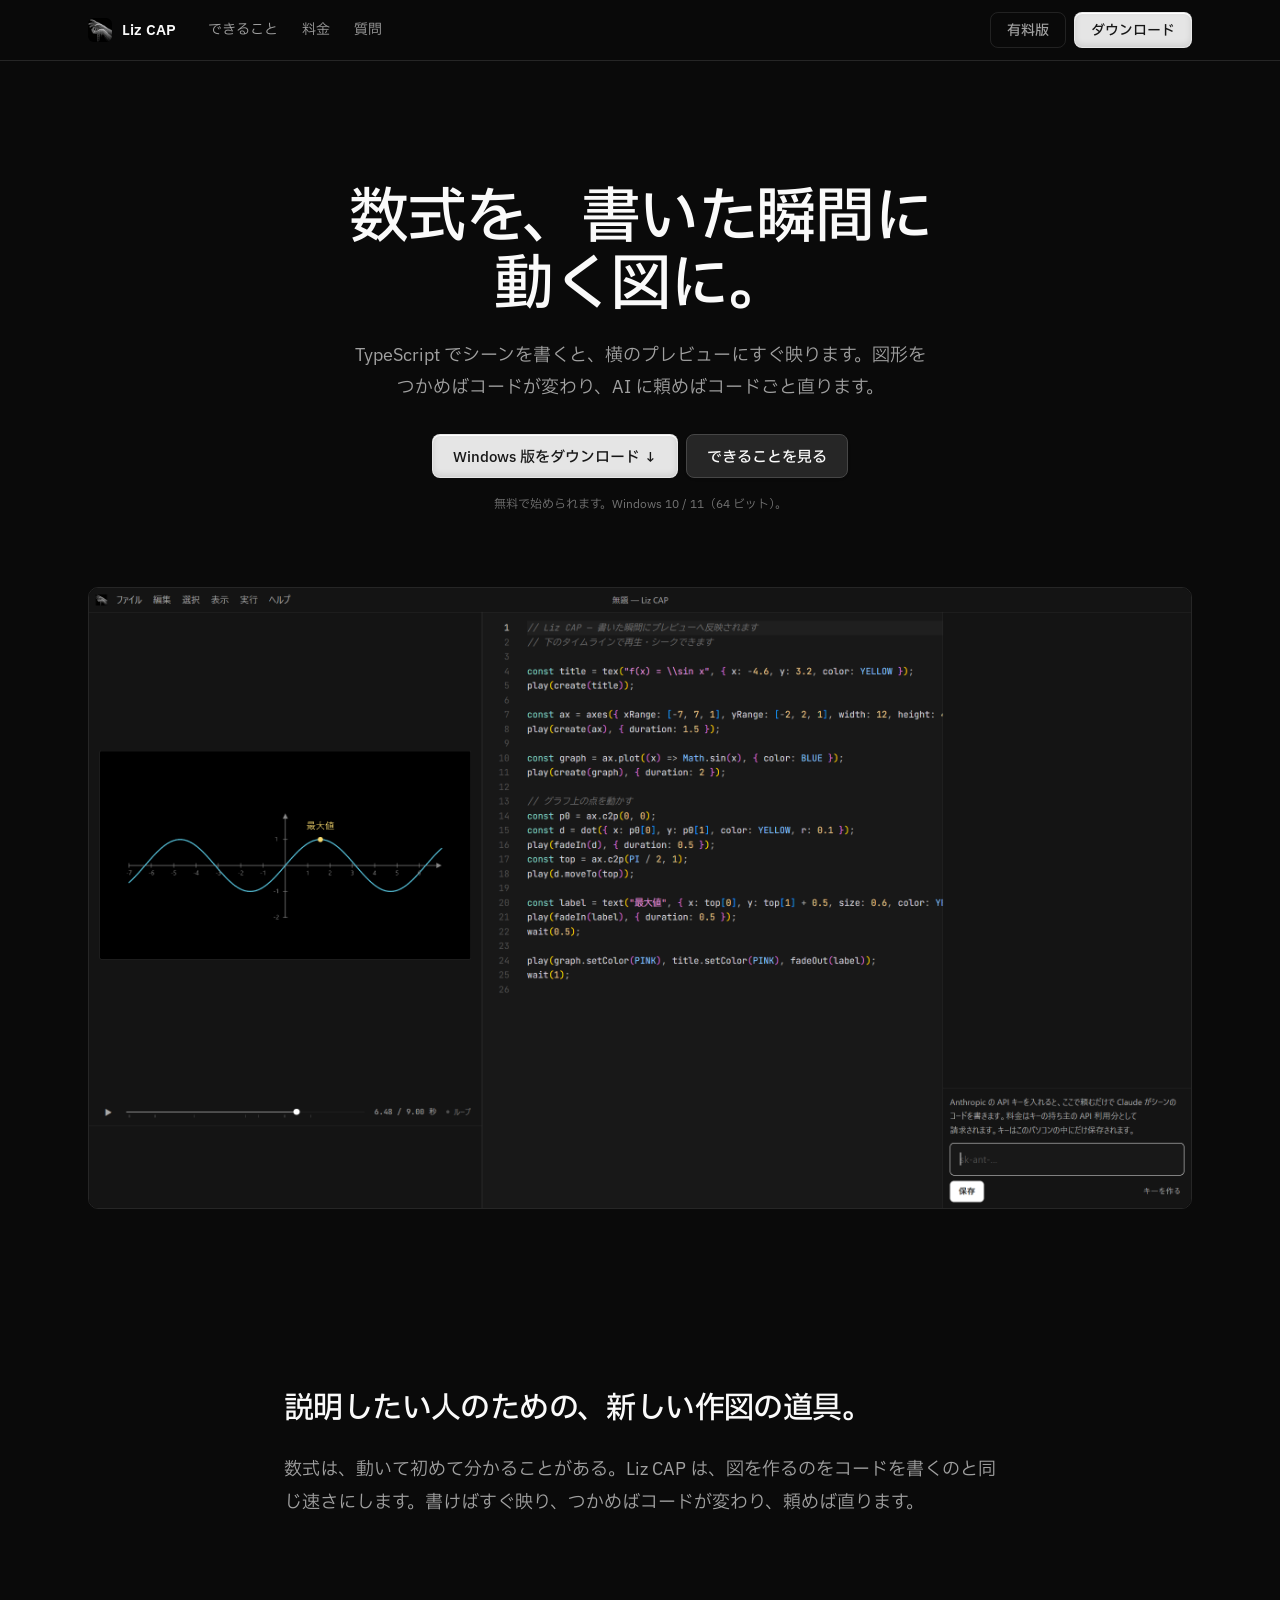
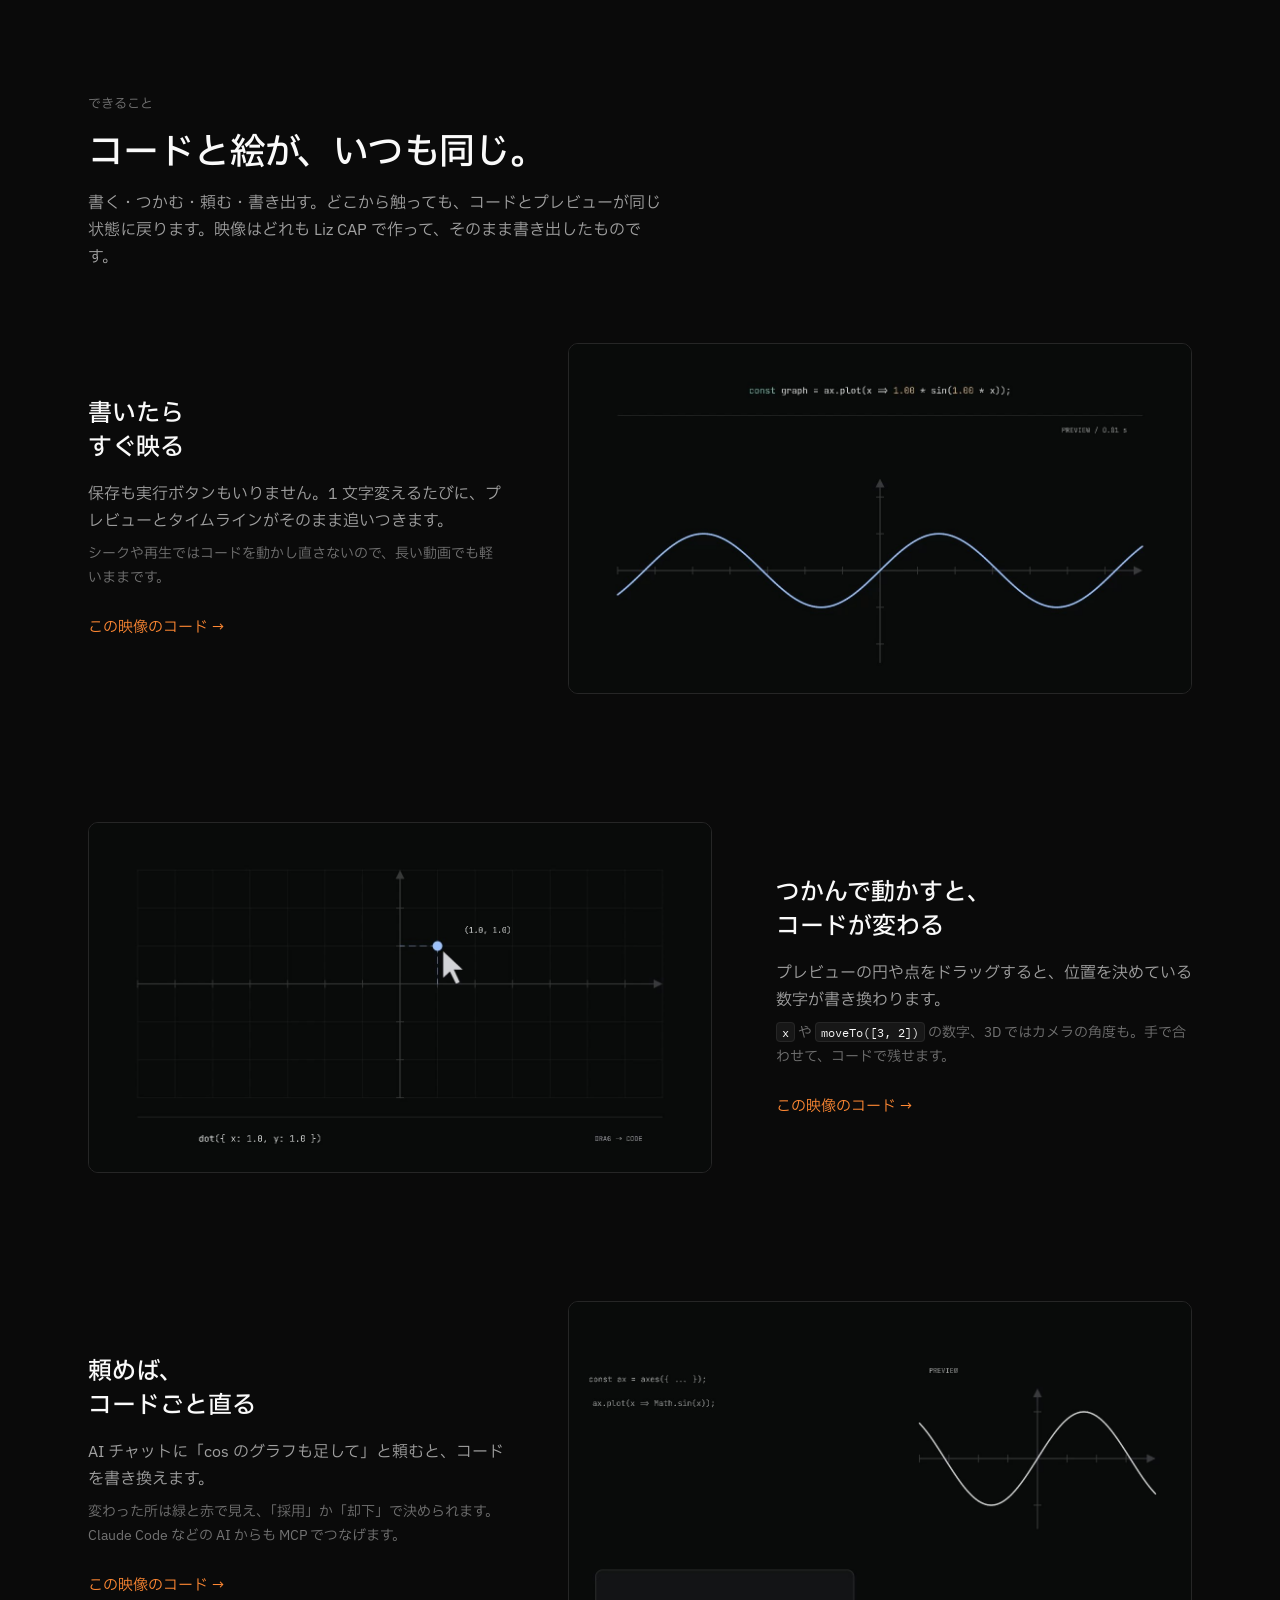
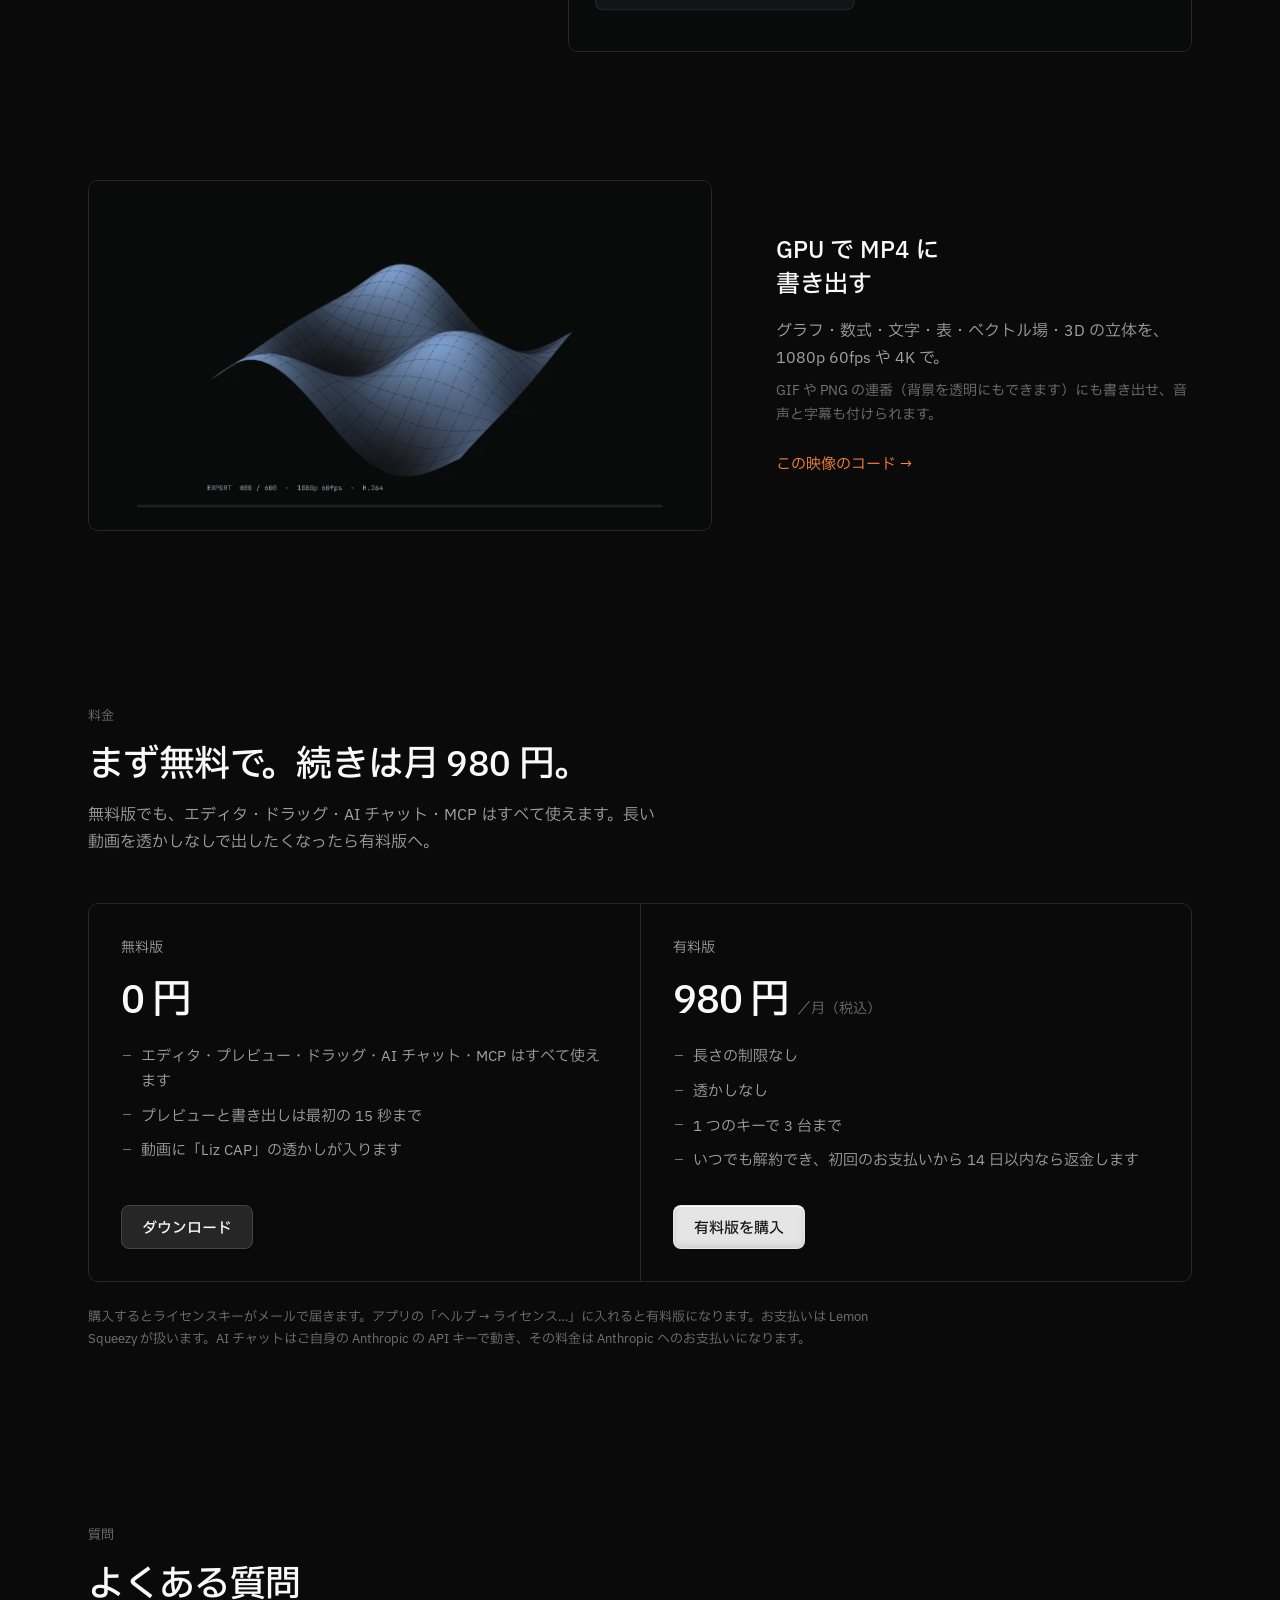
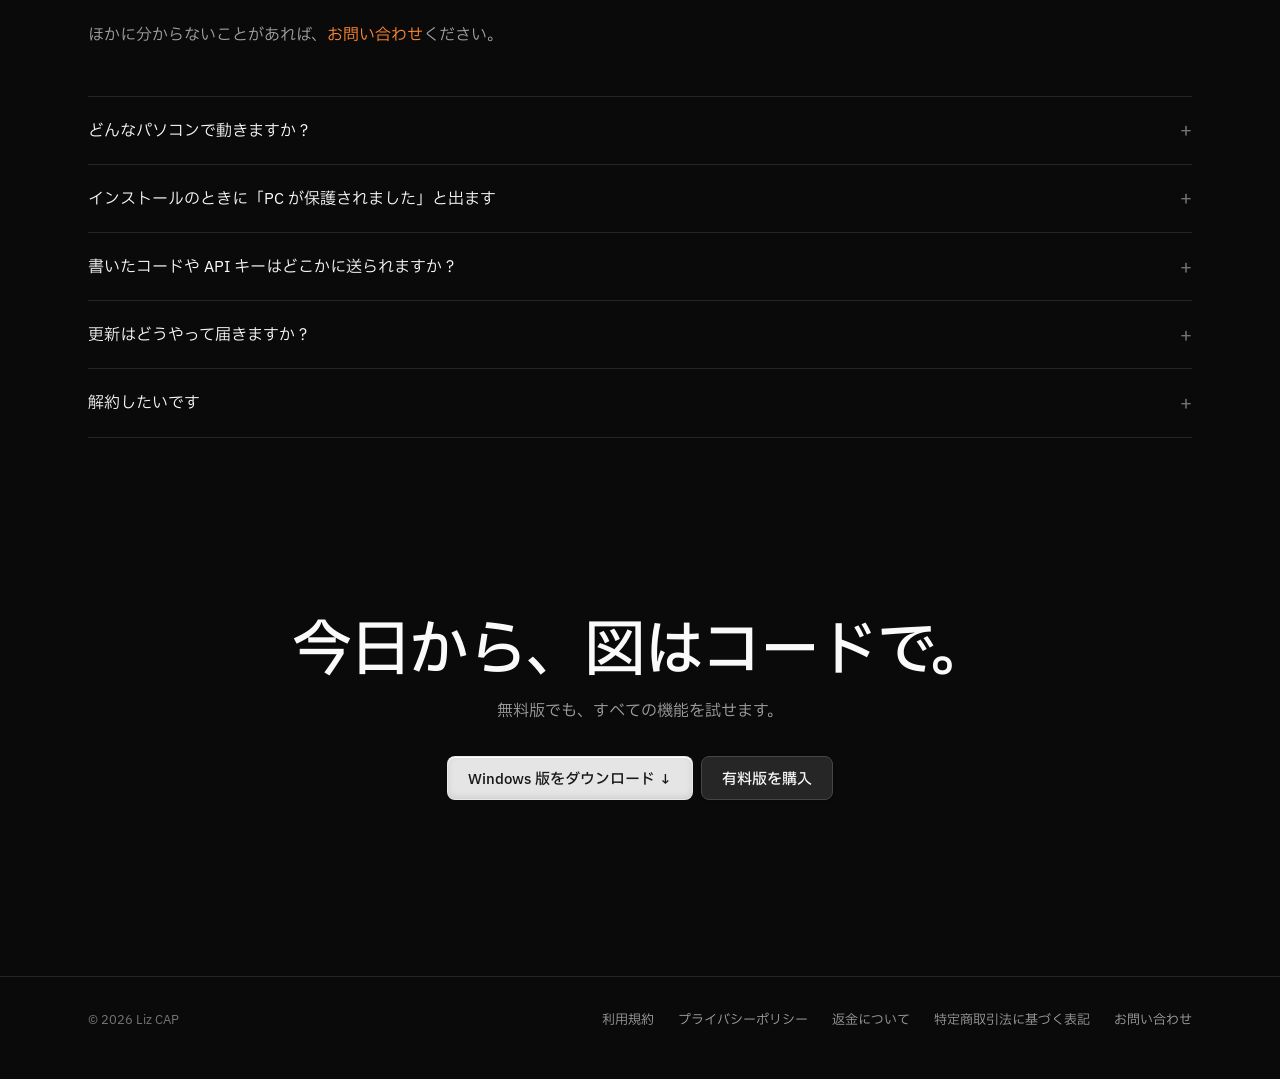
<file: index.html>
<!doctype html>
<html lang="ja">
<head>
  <meta charset="utf-8">
  <meta name="viewport" content="width=device-width, initial-scale=1">
  <title>Liz CAP — 数学・科学の解説アニメーションを、コードで</title>
  <meta name="description" content="Liz CAP は数学・科学の解説アニメーションを作るエディタです。TypeScript で書くとすぐにプレビューへ反映され、図形をドラッグするとコードが書き換わります。Windows 用。">
  <link rel="icon" href="icon.png">
  <link rel="preconnect" href="https://fonts.googleapis.com">
  <link rel="preconnect" href="https://fonts.gstatic.com" crossorigin>
  <link href="https://fonts.googleapis.com/css2?family=IBM+Plex+Mono:wght@400&family=IBM+Plex+Sans:wght@400;500;600&family=IBM+Plex+Sans+JP:wght@400;500;600&display=swap" rel="stylesheet">
  <link rel="stylesheet" href="ui/tokens.css">
  <link rel="stylesheet" href="ui/components.css">
  <link rel="stylesheet" href="site.css">
</head>
<body>
  <header class="top">
    <div class="wrap">
      <a class="brand" href="./"><img src="icon.png" alt="">Liz CAP</a>
      <nav>
        <a href="#features">できること</a>
        <a href="#pricing">料金</a>
        <a href="#faq">質問</a>
      </nav>
      <div class="actions">
        <a class="btn btn-sm btn-ghost" href="#pricing">有料版</a>
        <a class="btn btn-sm btn-primary" href="https://github.com/pooh9135/lizcap/releases/latest">ダウンロード</a>
      </div>
    </div>
  </header>

  <main>
    <div class="hero" id="top">
      <div class="wrap hero-head">
        <div class="hero-text">
          <h1 class="display enter">数式を、書いた瞬間に<br>動く図に。</h1>
          <p class="lead enter-2">TypeScript でシーンを書くと、横のプレビューにすぐ映ります。図形をつかめばコードが変わり、AI に頼めばコードごと直ります。</p>
          <div class="actions enter-3">
            <a class="btn btn-primary" href="https://github.com/pooh9135/lizcap/releases/latest">Windows 版をダウンロード ↓</a>
            <a class="btn btn-secondary" href="#features">できることを見る</a>
          </div>
          <p class="small enter-3">無料で始められます。Windows 10 / 11（64 ビット）。</p>
        </div>
      </div>
      <div class="wrap">
        <div class="shot enter-3">
          <div class="window"><img src="screenshot.png" width="2400" height="1350" alt="Liz CAP の画面。左にプレビュー、中央にコード、右に AI チャット"></div>
        </div>
      </div>
    </div>

    <section class="wrap intro">
      <span class="tag reveal">Liz CAP とは</span>
      <h2 class="headline reveal">説明したい人のための、新しい作図の道具。</h2>
      <p class="reveal">数式は、動いて初めて分かることがある。Liz CAP は、図を作るのをコードを書くのと同じ速さにします。書けばすぐ映り、つかめばコードが変わり、頼めば直ります。</p>
    </section>

    <section id="features" class="wrap">
      <div class="sec-head reveal">
        <span class="tag">できること</span>
        <h2 class="headline">コードと絵が、いつも同じ。</h2>
        <p>書く・つかむ・頼む・書き出す。どこから触っても、コードとプレビューが同じ状態に戻ります。映像はどれも Liz CAP で作って、そのまま書き出したものです。</p>
      </div>
      <div class="panels">
        <article class="panel c1 reveal">
          <div class="text">
            <h3>書いたら<br>すぐ映る</h3>
            <p>保存も実行ボタンもいりません。1 文字変えるたびに、プレビューとタイムラインがそのまま追いつきます。</p>
            <p class="note">シークや再生ではコードを動かし直さないので、長い動画でも軽いままです。</p>
            <a class="more" href="figs/write.liz.ts.txt">この映像のコード →</a>
          </div>
          <div class="media"><video src="figs/write.mp4" poster="figs/write-poster.jpg" muted loop playsinline preload="none"></video></div>
        </article>
        <article class="panel c2 flip reveal">
          <div class="text">
            <h3>つかんで動かすと、<br>コードが変わる</h3>
            <p>プレビューの円や点をドラッグすると、位置を決めている数字が書き換わります。</p>
            <p class="note"><code>x</code> や <code>moveTo([3, 2])</code> の数字、3D ではカメラの角度も。手で合わせて、コードで残せます。</p>
            <a class="more" href="figs/drag.liz.ts.txt">この映像のコード →</a>
          </div>
          <div class="media"><video src="figs/drag.mp4" poster="figs/drag-poster.jpg" muted loop playsinline preload="none"></video></div>
        </article>
        <article class="panel c3 reveal">
          <div class="text">
            <h3>頼めば、<br>コードごと直る</h3>
            <p>AI チャットに「cos のグラフも足して」と頼むと、コードを書き換えます。</p>
            <p class="note">変わった所は緑と赤で見え、「採用」か「却下」で決められます。Claude Code などの AI からも MCP でつなげます。</p>
            <a class="more" href="figs/ai.liz.ts.txt">この映像のコード →</a>
          </div>
          <div class="media"><video src="figs/ai.mp4" poster="figs/ai-poster.jpg" muted loop playsinline preload="none"></video></div>
        </article>
        <article class="panel c4 flip reveal">
          <div class="text">
            <h3>GPU で MP4 に<br>書き出す</h3>
            <p>グラフ・数式・文字・表・ベクトル場・3D の立体を、1080p 60fps や 4K で。</p>
            <p class="note">GIF や PNG の連番（背景を透明にもできます）にも書き出せ、音声と字幕も付けられます。</p>
            <a class="more" href="figs/export.liz.ts.txt">この映像のコード →</a>
          </div>
          <div class="media"><video src="figs/export.mp4" poster="figs/export-poster.jpg" muted loop playsinline preload="none"></video></div>
        </article>
      </div>
    </section>

    <section id="pricing" class="wrap">
      <div class="sec-head reveal">
        <span class="tag">料金</span>
        <h2 class="headline">まず無料で。続きは月 980 円。</h2>
        <p>無料版でも、エディタ・ドラッグ・AI チャット・MCP はすべて使えます。長い動画を透かしなしで出したくなったら有料版へ。</p>
      </div>
      <div class="prices">
        <div class="price reveal">
          <span class="name">無料版</span>
          <div class="amount">0 円</div>
          <ul>
            <li>エディタ・プレビュー・ドラッグ・AI チャット・MCP はすべて使えます</li>
            <li>プレビューと書き出しは最初の 15 秒まで</li>
            <li>動画に「Liz CAP」の透かしが入ります</li>
          </ul>
          <a class="btn btn-secondary" href="https://github.com/pooh9135/lizcap/releases/latest">ダウンロード</a>
        </div>
        <div class="price is-paid reveal">
          <span class="name">有料版</span>
          <div class="amount">980 円<small>／月（税込）</small></div>
          <ul>
            <li>長さの制限なし</li>
            <li>透かしなし</li>
            <li>1 つのキーで 3 台まで</li>
            <li>いつでも解約でき、初回のお支払いから 14 日以内なら返金します</li>
          </ul>
          <a class="btn btn-primary" href="https://lizcode.lemonsqueezy.com/checkout/buy/5a26a830-2378-44a6-8c75-36f65a2e1088">有料版を購入</a>
        </div>
      </div>
      <p class="foot-note reveal">購入するとライセンスキーがメールで届きます。アプリの「ヘルプ → ライセンス…」に入れると有料版になります。お支払いは Lemon Squeezy が扱います。AI チャットはご自身の Anthropic の API キーで動き、その料金は Anthropic へのお支払いになります。</p>
    </section>

    <section id="faq" class="wrap">
      <div class="sec-head reveal">
        <span class="tag">質問</span>
        <h2 class="headline">よくある質問</h2>
        <p>ほかに分からないことがあれば、<a href="mailto:lizlaboratory7@gmail.com">お問い合わせ</a>ください。</p>
      </div>
      <div class="faq reveal">
          <details>
            <summary>どんなパソコンで動きますか？</summary>
            <p>Windows 10 / 11（64 ビット）で、WebGPU が使える GPU が必要です。ここ数年のパソコンなら、内蔵 GPU でもたいてい動きます。</p>
          </details>
          <details>
            <summary>インストールのときに「PC が保護されました」と出ます</summary>
            <p>まだコード署名をしていないためです。「詳細情報」を押してから「実行」を押すと入れられます。管理者の許可は要りません。</p>
          </details>
          <details>
            <summary>書いたコードや API キーはどこかに送られますか？</summary>
            <p>コードと API キーはお使いのパソコンの中にだけ保存します。AI チャットを使ったときだけ、コードと会話がご自身のキーで Anthropic に直接送られます。くわしくは<a href="privacy.html">プライバシーポリシー</a>をご覧ください。</p>
          </details>
          <details>
            <summary>更新はどうやって届きますか？</summary>
            <p>アプリが起動時に新しい版を確かめ、あればタイトルバーでお知らせします。「ヘルプ」から選ぶと、ダウンロードして入れ直します。</p>
          </details>
          <details>
            <summary>解約したいです</summary>
            <p>購入時のメールにある Lemon Squeezy の注文ページから、いつでも解約できます。解約しても、お支払い済みの期間の終わりまでは有料版のまま使えます。</p>
          </details>
        </div>
    </section>

    <section class="wrap">
      <div class="cta reveal">
        <h2 class="display">今日から、図はコードで。</h2>
        <p>無料版でも、すべての機能を試せます。</p>
        <div class="actions">
          <a class="btn btn-primary" href="https://github.com/pooh9135/lizcap/releases/latest">Windows 版をダウンロード ↓</a>
          <a class="btn btn-secondary" href="https://lizcode.lemonsqueezy.com/checkout/buy/5a26a830-2378-44a6-8c75-36f65a2e1088">有料版を購入</a>
        </div>
      </div>
    </section>
  </main>

  <footer class="bottom">
    <div class="wrap">
      <span>© 2026 Liz CAP</span>
      <nav>
        <a href="terms.html">利用規約</a>
        <a href="privacy.html">プライバシーポリシー</a>
        <a href="refund.html">返金について</a>
        <a href="tokushoho.html">特定商取引法に基づく表記</a>
        <a href="mailto:lizlaboratory7@gmail.com">お問い合わせ</a>
      </nav>
    </div>
  </footer>
  <script>
    const reduce = matchMedia("(prefers-reduced-motion: reduce)").matches;
    const $$ = (s, el = document) => [...el.querySelectorAll(s)];

    // ---- できることの映像: 見えている間だけ流す ----
    const vids = new IntersectionObserver((es) => es.forEach((e) => {
      const v = e.target;
      if (e.isIntersecting) { v.preload = "auto"; if (!reduce) v.play().catch(() => {}); } else v.pause();
    }), { threshold: 0.35 });
    $$(".panel video").forEach((v) => vids.observe(v));

    // ---- 画面に入ると出てくる ----
    const seen = new IntersectionObserver((es) => es.forEach((e) => {
      if (!e.isIntersecting) return;
      e.target.classList.add("in"); seen.unobserve(e.target);
    }), { threshold: 0.12 });
    $$(".reveal").forEach((el) => seen.observe(el));
  </script>
</body>
</html>
</file>
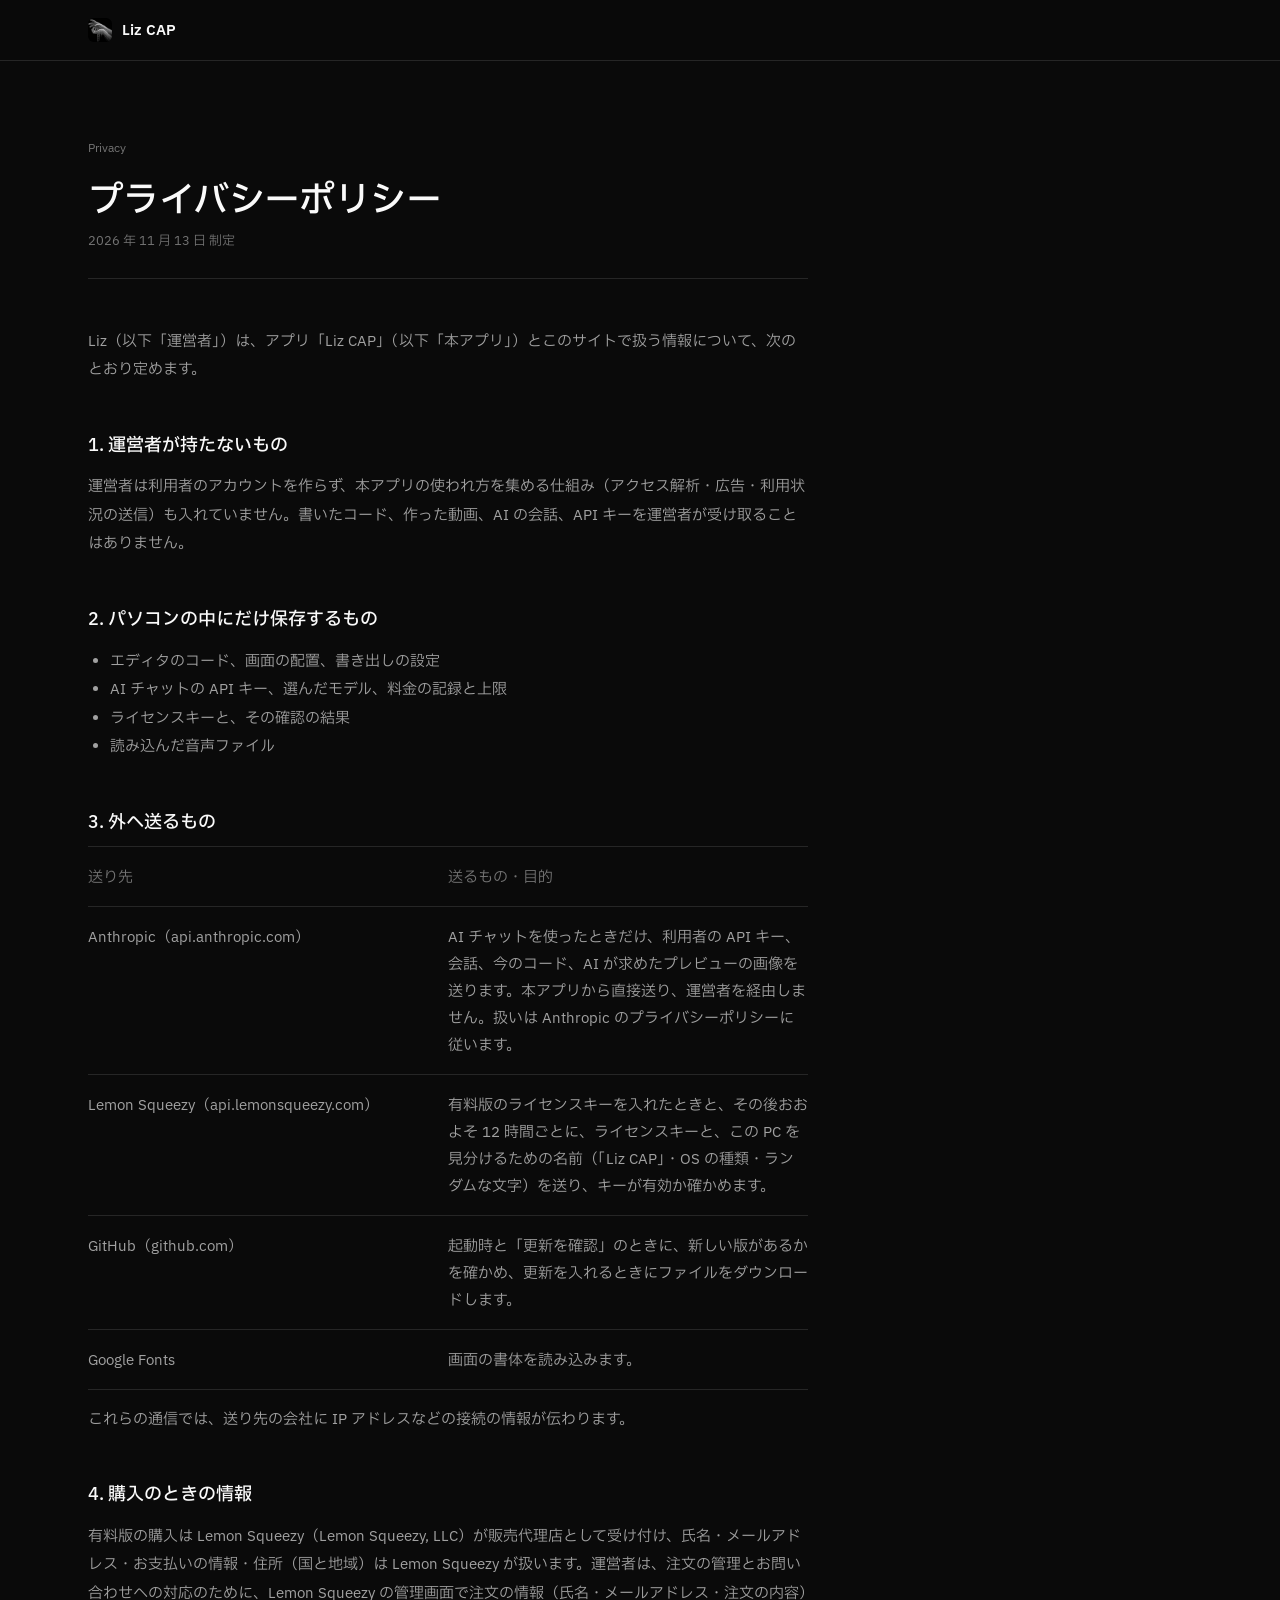
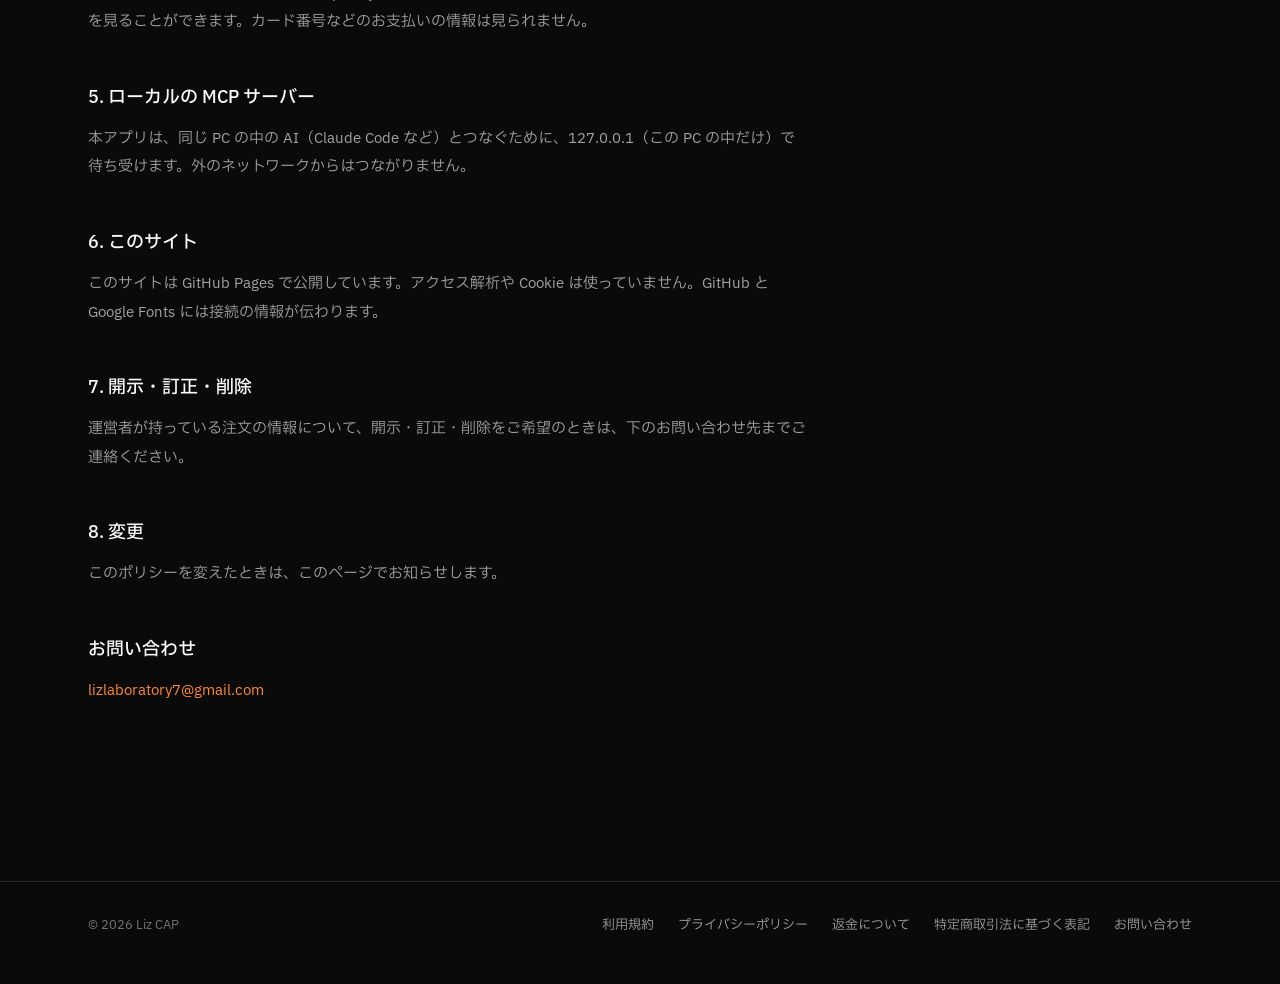
<file: privacy.html>
<!doctype html>
<html lang="ja">
<head>
  <meta charset="utf-8">
  <meta name="viewport" content="width=device-width, initial-scale=1">
  <title>プライバシーポリシー — Liz CAP</title>
  <link rel="icon" href="icon.png">
  <link rel="preconnect" href="https://fonts.googleapis.com">
  <link rel="preconnect" href="https://fonts.gstatic.com" crossorigin>
  <link href="https://fonts.googleapis.com/css2?family=IBM+Plex+Mono:wght@400&family=IBM+Plex+Sans:wght@400;500;600&family=IBM+Plex+Sans+JP:wght@400;500;600&display=swap" rel="stylesheet">
  <link rel="stylesheet" href="ui/tokens.css">
  <link rel="stylesheet" href="ui/components.css">
  <link rel="stylesheet" href="site.css">
</head>
<body>
  <header class="top">
    <div class="wrap">
      <a class="brand" href="./"><img src="icon.png" alt="">Liz CAP</a>
    </div>
  </header>
  <main class="wrap">
    <article class="doc">
      <span class="eyebrow">Privacy</span>
      <h1>プライバシーポリシー</h1>
      <p class="updated">2026 年 11 月 13 日 制定</p>
      <p>Liz（以下「運営者」）は、アプリ「Liz CAP」（以下「本アプリ」）とこのサイトで扱う情報について、次のとおり定めます。</p>

      <h2>1. 運営者が持たないもの</h2>
      <p>運営者は利用者のアカウントを作らず、本アプリの使われ方を集める仕組み（アクセス解析・広告・利用状況の送信）も入れていません。書いたコード、作った動画、AI の会話、API キーを運営者が受け取ることはありません。</p>

      <h2>2. パソコンの中にだけ保存するもの</h2>
      <ul>
        <li>エディタのコード、画面の配置、書き出しの設定</li>
        <li>AI チャットの API キー、選んだモデル、料金の記録と上限</li>
        <li>ライセンスキーと、その確認の結果</li>
        <li>読み込んだ音声ファイル</li>
      </ul>

      <h2>3. 外へ送るもの</h2>
      <table>
        <tr><th>送り先</th><th>送るもの・目的</th></tr>
        <tr><td>Anthropic（api.anthropic.com）</td><td>AI チャットを使ったときだけ、利用者の API キー、会話、今のコード、AI が求めたプレビューの画像を送ります。本アプリから直接送り、運営者を経由しません。扱いは Anthropic のプライバシーポリシーに従います。</td></tr>
        <tr><td>Lemon Squeezy（api.lemonsqueezy.com）</td><td>有料版のライセンスキーを入れたときと、その後おおよそ 12 時間ごとに、ライセンスキーと、この PC を見分けるための名前（「Liz CAP」・OS の種類・ランダムな文字）を送り、キーが有効か確かめます。</td></tr>
        <tr><td>GitHub（github.com）</td><td>起動時と「更新を確認」のときに、新しい版があるかを確かめ、更新を入れるときにファイルをダウンロードします。</td></tr>
        <tr><td>Google Fonts</td><td>画面の書体を読み込みます。</td></tr>
      </table>
      <p>これらの通信では、送り先の会社に IP アドレスなどの接続の情報が伝わります。</p>

      <h2>4. 購入のときの情報</h2>
      <p>有料版の購入は Lemon Squeezy（Lemon Squeezy, LLC）が販売代理店として受け付け、氏名・メールアドレス・お支払いの情報・住所（国と地域）は Lemon Squeezy が扱います。運営者は、注文の管理とお問い合わせへの対応のために、Lemon Squeezy の管理画面で注文の情報（氏名・メールアドレス・注文の内容）を見ることができます。カード番号などのお支払いの情報は見られません。</p>

      <h2>5. ローカルの MCP サーバー</h2>
      <p>本アプリは、同じ PC の中の AI（Claude Code など）とつなぐために、127.0.0.1（この PC の中だけ）で待ち受けます。外のネットワークからはつながりません。</p>

      <h2>6. このサイト</h2>
      <p>このサイトは GitHub Pages で公開しています。アクセス解析や Cookie は使っていません。GitHub と Google Fonts には接続の情報が伝わります。</p>

      <h2>7. 開示・訂正・削除</h2>
      <p>運営者が持っている注文の情報について、開示・訂正・削除をご希望のときは、下のお問い合わせ先までご連絡ください。</p>

      <h2>8. 変更</h2>
      <p>このポリシーを変えたときは、このページでお知らせします。</p>

      <h2>お問い合わせ</h2>
      <p><a href="mailto:lizlaboratory7@gmail.com">lizlaboratory7@gmail.com</a></p>
    </article>
  </main>
  <footer class="bottom">
    <div class="wrap">
      <span>© 2026 Liz CAP</span>
      <nav>
        <a href="terms.html">利用規約</a>
        <a href="privacy.html">プライバシーポリシー</a>
        <a href="refund.html">返金について</a>
        <a href="tokushoho.html">特定商取引法に基づく表記</a>
        <a href="mailto:lizlaboratory7@gmail.com">お問い合わせ</a>
      </nav>
    </div>
  </footer>
</body>
</html>
</file>
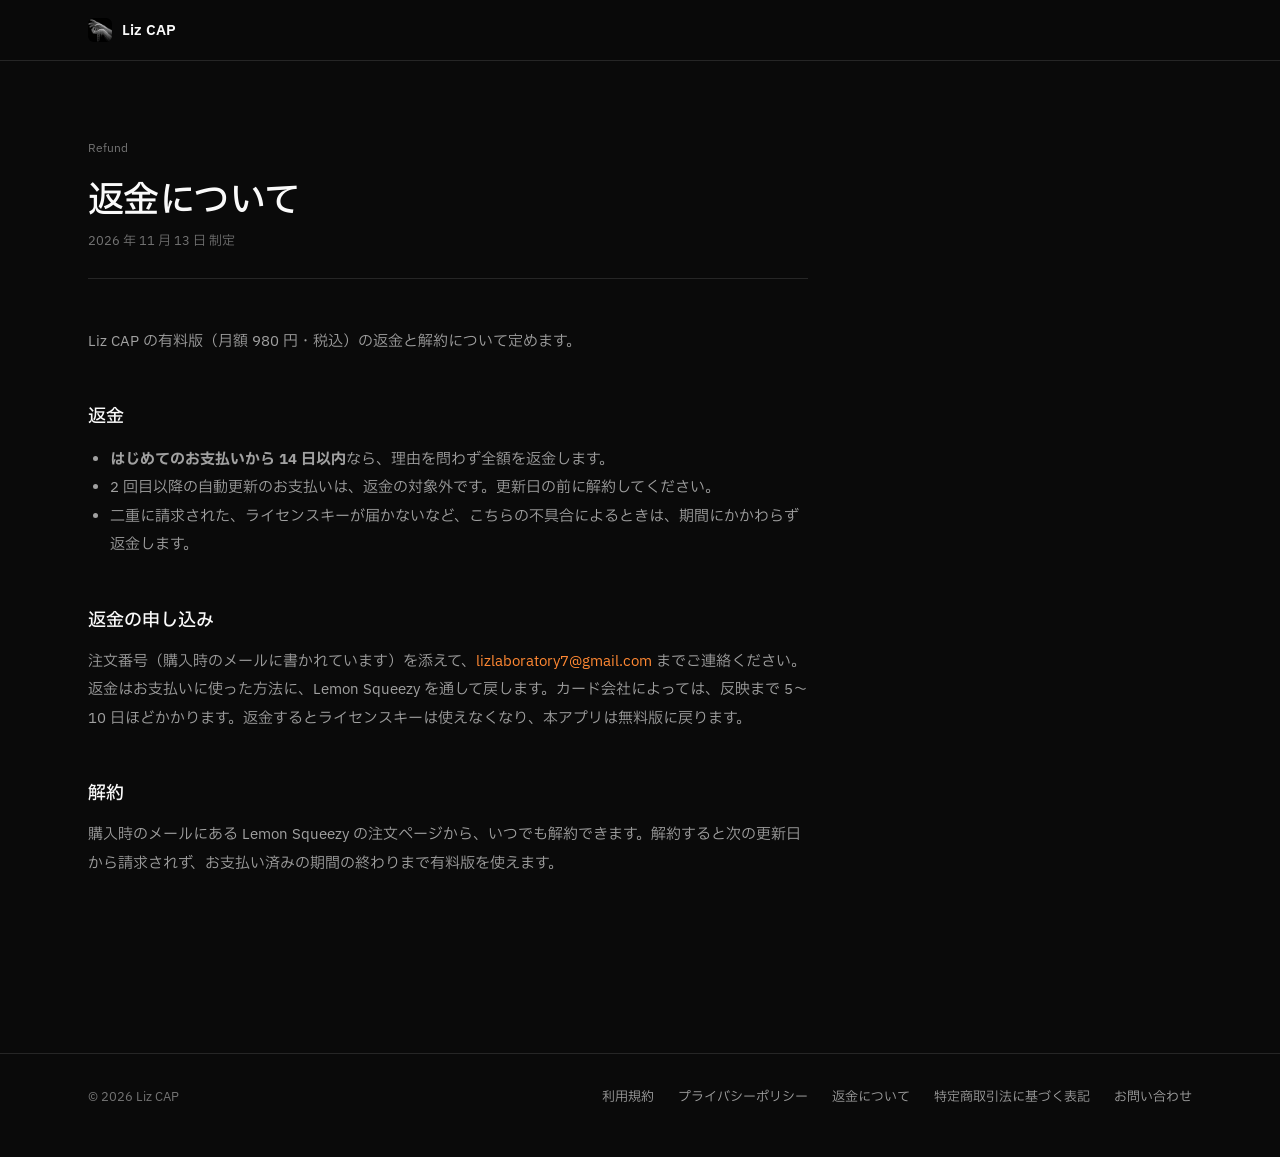
<file: refund.html>
<!doctype html>
<html lang="ja">
<head>
  <meta charset="utf-8">
  <meta name="viewport" content="width=device-width, initial-scale=1">
  <title>返金について — Liz CAP</title>
  <link rel="icon" href="icon.png">
  <link rel="preconnect" href="https://fonts.googleapis.com">
  <link rel="preconnect" href="https://fonts.gstatic.com" crossorigin>
  <link href="https://fonts.googleapis.com/css2?family=IBM+Plex+Mono:wght@400&family=IBM+Plex+Sans:wght@400;500;600&family=IBM+Plex+Sans+JP:wght@400;500;600&display=swap" rel="stylesheet">
  <link rel="stylesheet" href="ui/tokens.css">
  <link rel="stylesheet" href="ui/components.css">
  <link rel="stylesheet" href="site.css">
</head>
<body>
  <header class="top">
    <div class="wrap">
      <a class="brand" href="./"><img src="icon.png" alt="">Liz CAP</a>
    </div>
  </header>
  <main class="wrap">
    <article class="doc">
      <span class="eyebrow">Refund</span>
      <h1>返金について</h1>
      <p class="updated">2026 年 11 月 13 日 制定</p>
      <p>Liz CAP の有料版（月額 980 円・税込）の返金と解約について定めます。</p>

      <h2>返金</h2>
      <ul>
        <li><strong>はじめてのお支払いから 14 日以内</strong>なら、理由を問わず全額を返金します。</li>
        <li>2 回目以降の自動更新のお支払いは、返金の対象外です。更新日の前に解約してください。</li>
        <li>二重に請求された、ライセンスキーが届かないなど、こちらの不具合によるときは、期間にかかわらず返金します。</li>
      </ul>

      <h2>返金の申し込み</h2>
      <p>注文番号（購入時のメールに書かれています）を添えて、<a href="mailto:lizlaboratory7@gmail.com">lizlaboratory7@gmail.com</a> までご連絡ください。返金はお支払いに使った方法に、Lemon Squeezy を通して戻します。カード会社によっては、反映まで 5〜10 日ほどかかります。返金するとライセンスキーは使えなくなり、本アプリは無料版に戻ります。</p>

      <h2>解約</h2>
      <p>購入時のメールにある Lemon Squeezy の注文ページから、いつでも解約できます。解約すると次の更新日から請求されず、お支払い済みの期間の終わりまで有料版を使えます。</p>
    </article>
  </main>
  <footer class="bottom">
    <div class="wrap">
      <span>© 2026 Liz CAP</span>
      <nav>
        <a href="terms.html">利用規約</a>
        <a href="privacy.html">プライバシーポリシー</a>
        <a href="refund.html">返金について</a>
        <a href="tokushoho.html">特定商取引法に基づく表記</a>
        <a href="mailto:lizlaboratory7@gmail.com">お問い合わせ</a>
      </nav>
    </div>
  </footer>
</body>
</html>
</file>
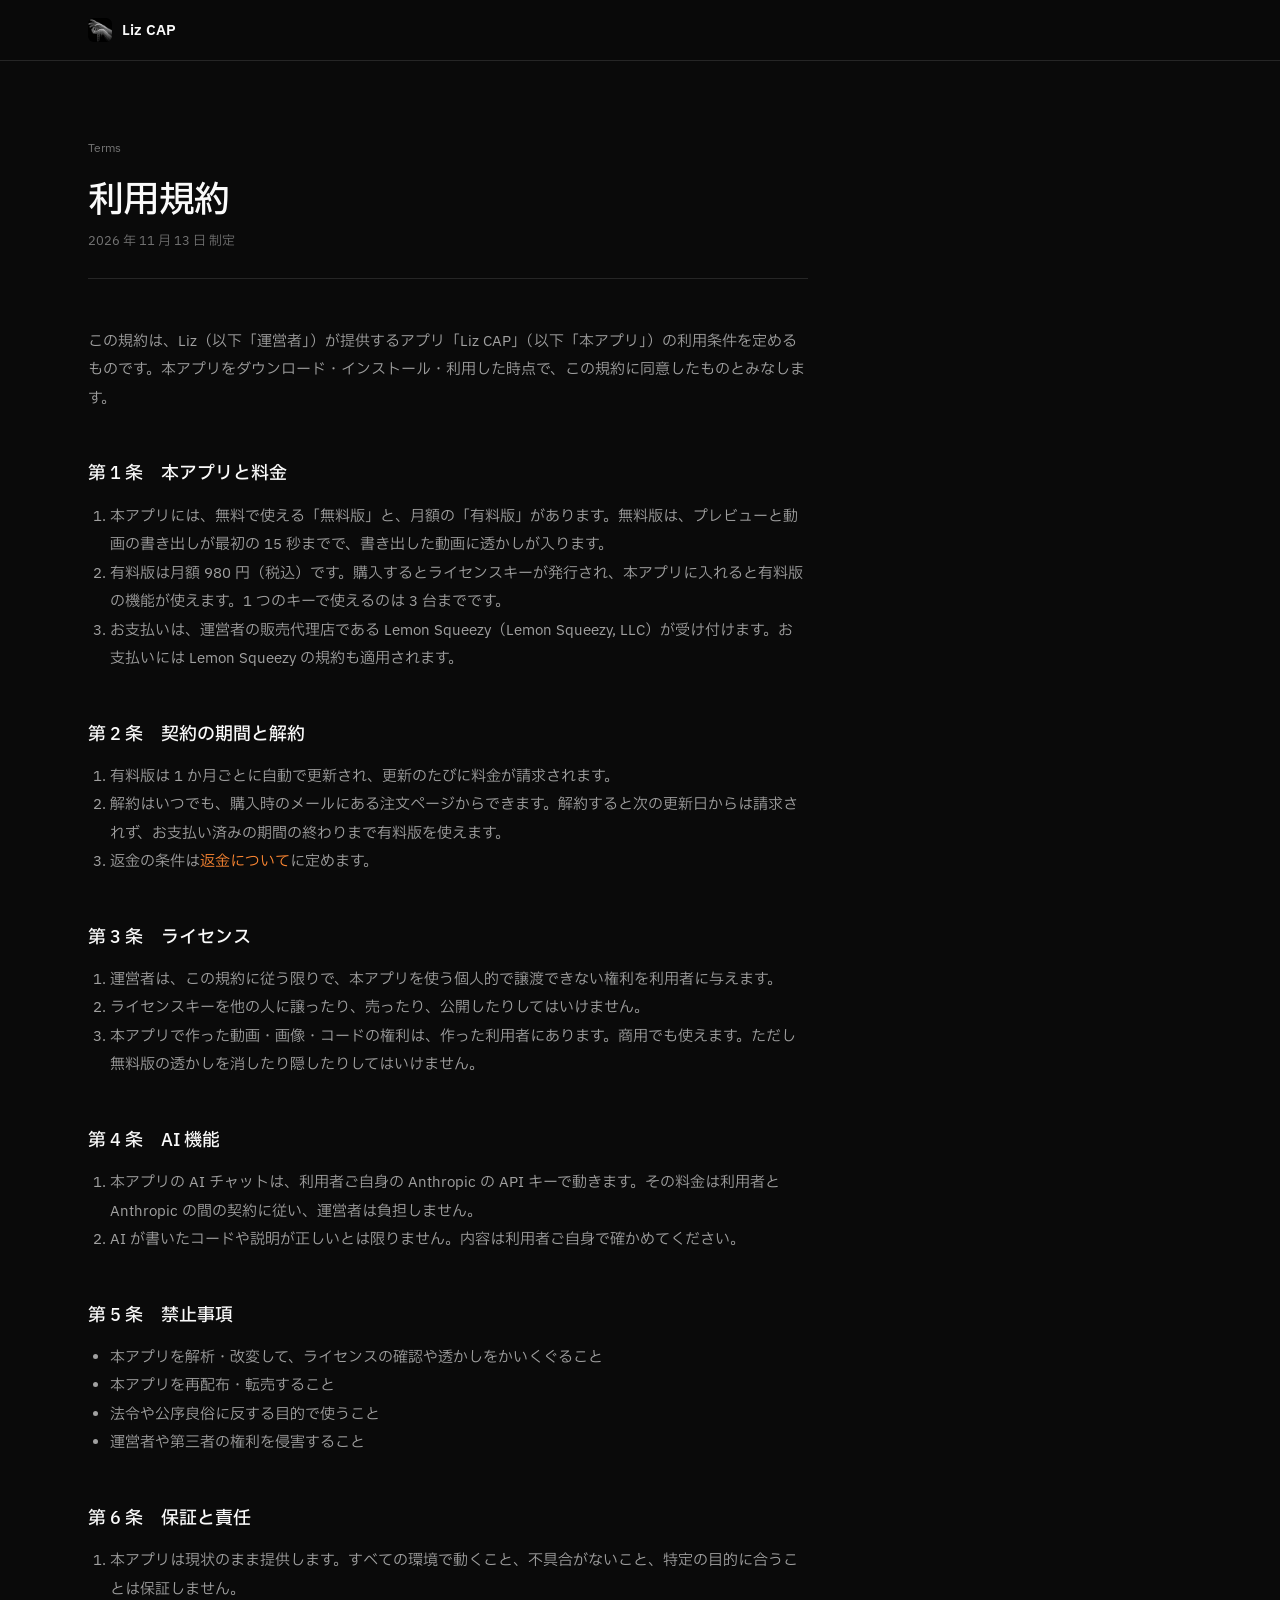
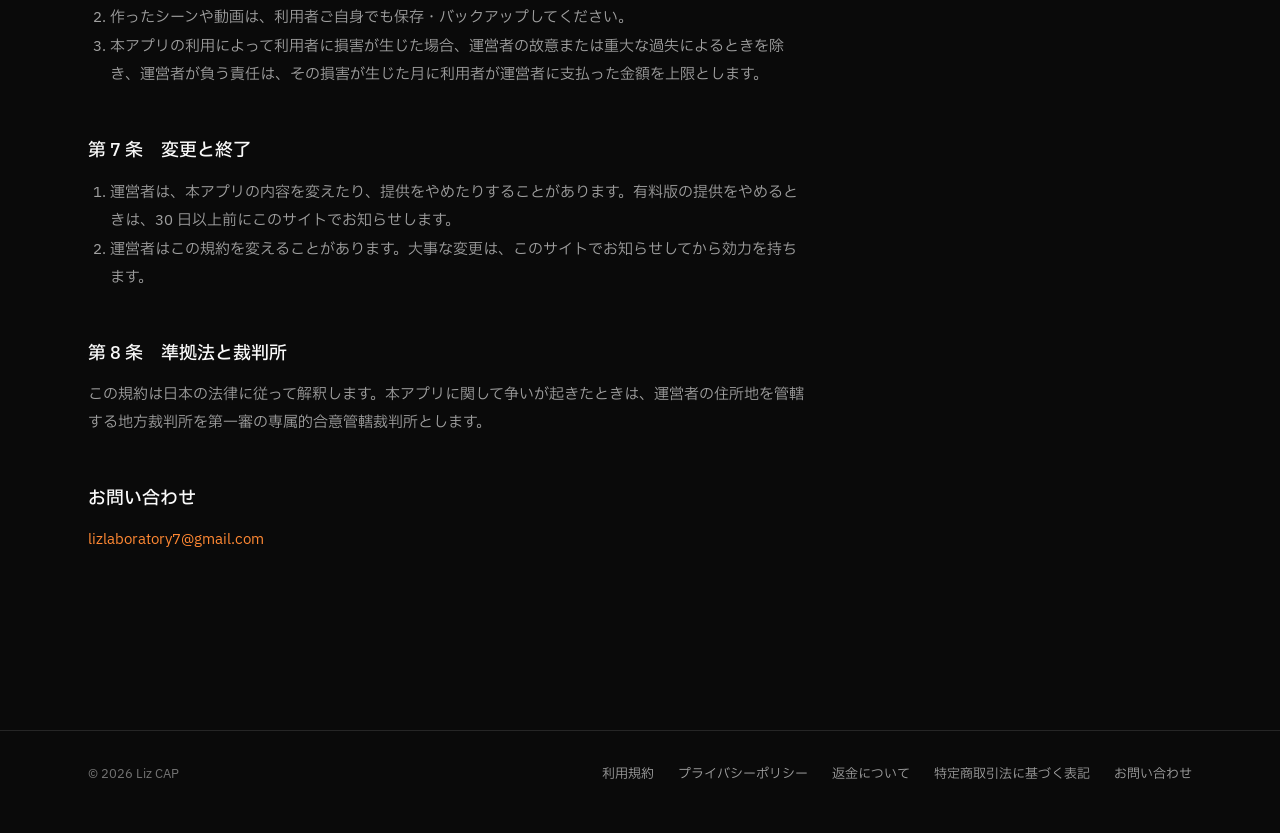
<file: terms.html>
<!doctype html>
<html lang="ja">
<head>
  <meta charset="utf-8">
  <meta name="viewport" content="width=device-width, initial-scale=1">
  <title>利用規約 — Liz CAP</title>
  <link rel="icon" href="icon.png">
  <link rel="preconnect" href="https://fonts.googleapis.com">
  <link rel="preconnect" href="https://fonts.gstatic.com" crossorigin>
  <link href="https://fonts.googleapis.com/css2?family=IBM+Plex+Mono:wght@400&family=IBM+Plex+Sans:wght@400;500;600&family=IBM+Plex+Sans+JP:wght@400;500;600&display=swap" rel="stylesheet">
  <link rel="stylesheet" href="ui/tokens.css">
  <link rel="stylesheet" href="ui/components.css">
  <link rel="stylesheet" href="site.css">
</head>
<body>
  <header class="top">
    <div class="wrap">
      <a class="brand" href="./"><img src="icon.png" alt="">Liz CAP</a>
    </div>
  </header>
  <main class="wrap">
    <article class="doc">
      <span class="eyebrow">Terms</span>
      <h1>利用規約</h1>
      <p class="updated">2026 年 11 月 13 日 制定</p>
      <p>この規約は、Liz（以下「運営者」）が提供するアプリ「Liz CAP」（以下「本アプリ」）の利用条件を定めるものです。本アプリをダウンロード・インストール・利用した時点で、この規約に同意したものとみなします。</p>

      <h2>第 1 条　本アプリと料金</h2>
      <ol>
        <li>本アプリには、無料で使える「無料版」と、月額の「有料版」があります。無料版は、プレビューと動画の書き出しが最初の 15 秒までで、書き出した動画に透かしが入ります。</li>
        <li>有料版は月額 980 円（税込）です。購入するとライセンスキーが発行され、本アプリに入れると有料版の機能が使えます。1 つのキーで使えるのは 3 台までです。</li>
        <li>お支払いは、運営者の販売代理店である Lemon Squeezy（Lemon Squeezy, LLC）が受け付けます。お支払いには Lemon Squeezy の規約も適用されます。</li>
      </ol>

      <h2>第 2 条　契約の期間と解約</h2>
      <ol>
        <li>有料版は 1 か月ごとに自動で更新され、更新のたびに料金が請求されます。</li>
        <li>解約はいつでも、購入時のメールにある注文ページからできます。解約すると次の更新日からは請求されず、お支払い済みの期間の終わりまで有料版を使えます。</li>
        <li>返金の条件は<a href="refund.html">返金について</a>に定めます。</li>
      </ol>

      <h2>第 3 条　ライセンス</h2>
      <ol>
        <li>運営者は、この規約に従う限りで、本アプリを使う個人的で譲渡できない権利を利用者に与えます。</li>
        <li>ライセンスキーを他の人に譲ったり、売ったり、公開したりしてはいけません。</li>
        <li>本アプリで作った動画・画像・コードの権利は、作った利用者にあります。商用でも使えます。ただし無料版の透かしを消したり隠したりしてはいけません。</li>
      </ol>

      <h2>第 4 条　AI 機能</h2>
      <ol>
        <li>本アプリの AI チャットは、利用者ご自身の Anthropic の API キーで動きます。その料金は利用者と Anthropic の間の契約に従い、運営者は負担しません。</li>
        <li>AI が書いたコードや説明が正しいとは限りません。内容は利用者ご自身で確かめてください。</li>
      </ol>

      <h2>第 5 条　禁止事項</h2>
      <ul>
        <li>本アプリを解析・改変して、ライセンスの確認や透かしをかいくぐること</li>
        <li>本アプリを再配布・転売すること</li>
        <li>法令や公序良俗に反する目的で使うこと</li>
        <li>運営者や第三者の権利を侵害すること</li>
      </ul>

      <h2>第 6 条　保証と責任</h2>
      <ol>
        <li>本アプリは現状のまま提供します。すべての環境で動くこと、不具合がないこと、特定の目的に合うことは保証しません。</li>
        <li>作ったシーンや動画は、利用者ご自身でも保存・バックアップしてください。</li>
        <li>本アプリの利用によって利用者に損害が生じた場合、運営者の故意または重大な過失によるときを除き、運営者が負う責任は、その損害が生じた月に利用者が運営者に支払った金額を上限とします。</li>
      </ol>

      <h2>第 7 条　変更と終了</h2>
      <ol>
        <li>運営者は、本アプリの内容を変えたり、提供をやめたりすることがあります。有料版の提供をやめるときは、30 日以上前にこのサイトでお知らせします。</li>
        <li>運営者はこの規約を変えることがあります。大事な変更は、このサイトでお知らせしてから効力を持ちます。</li>
      </ol>

      <h2>第 8 条　準拠法と裁判所</h2>
      <p>この規約は日本の法律に従って解釈します。本アプリに関して争いが起きたときは、運営者の住所地を管轄する地方裁判所を第一審の専属的合意管轄裁判所とします。</p>

      <h2>お問い合わせ</h2>
      <p><a href="mailto:lizlaboratory7@gmail.com">lizlaboratory7@gmail.com</a></p>
    </article>
  </main>
  <footer class="bottom">
    <div class="wrap">
      <span>© 2026 Liz CAP</span>
      <nav>
        <a href="terms.html">利用規約</a>
        <a href="privacy.html">プライバシーポリシー</a>
        <a href="refund.html">返金について</a>
        <a href="tokushoho.html">特定商取引法に基づく表記</a>
        <a href="mailto:lizlaboratory7@gmail.com">お問い合わせ</a>
      </nav>
    </div>
  </footer>
</body>
</html>
</file>
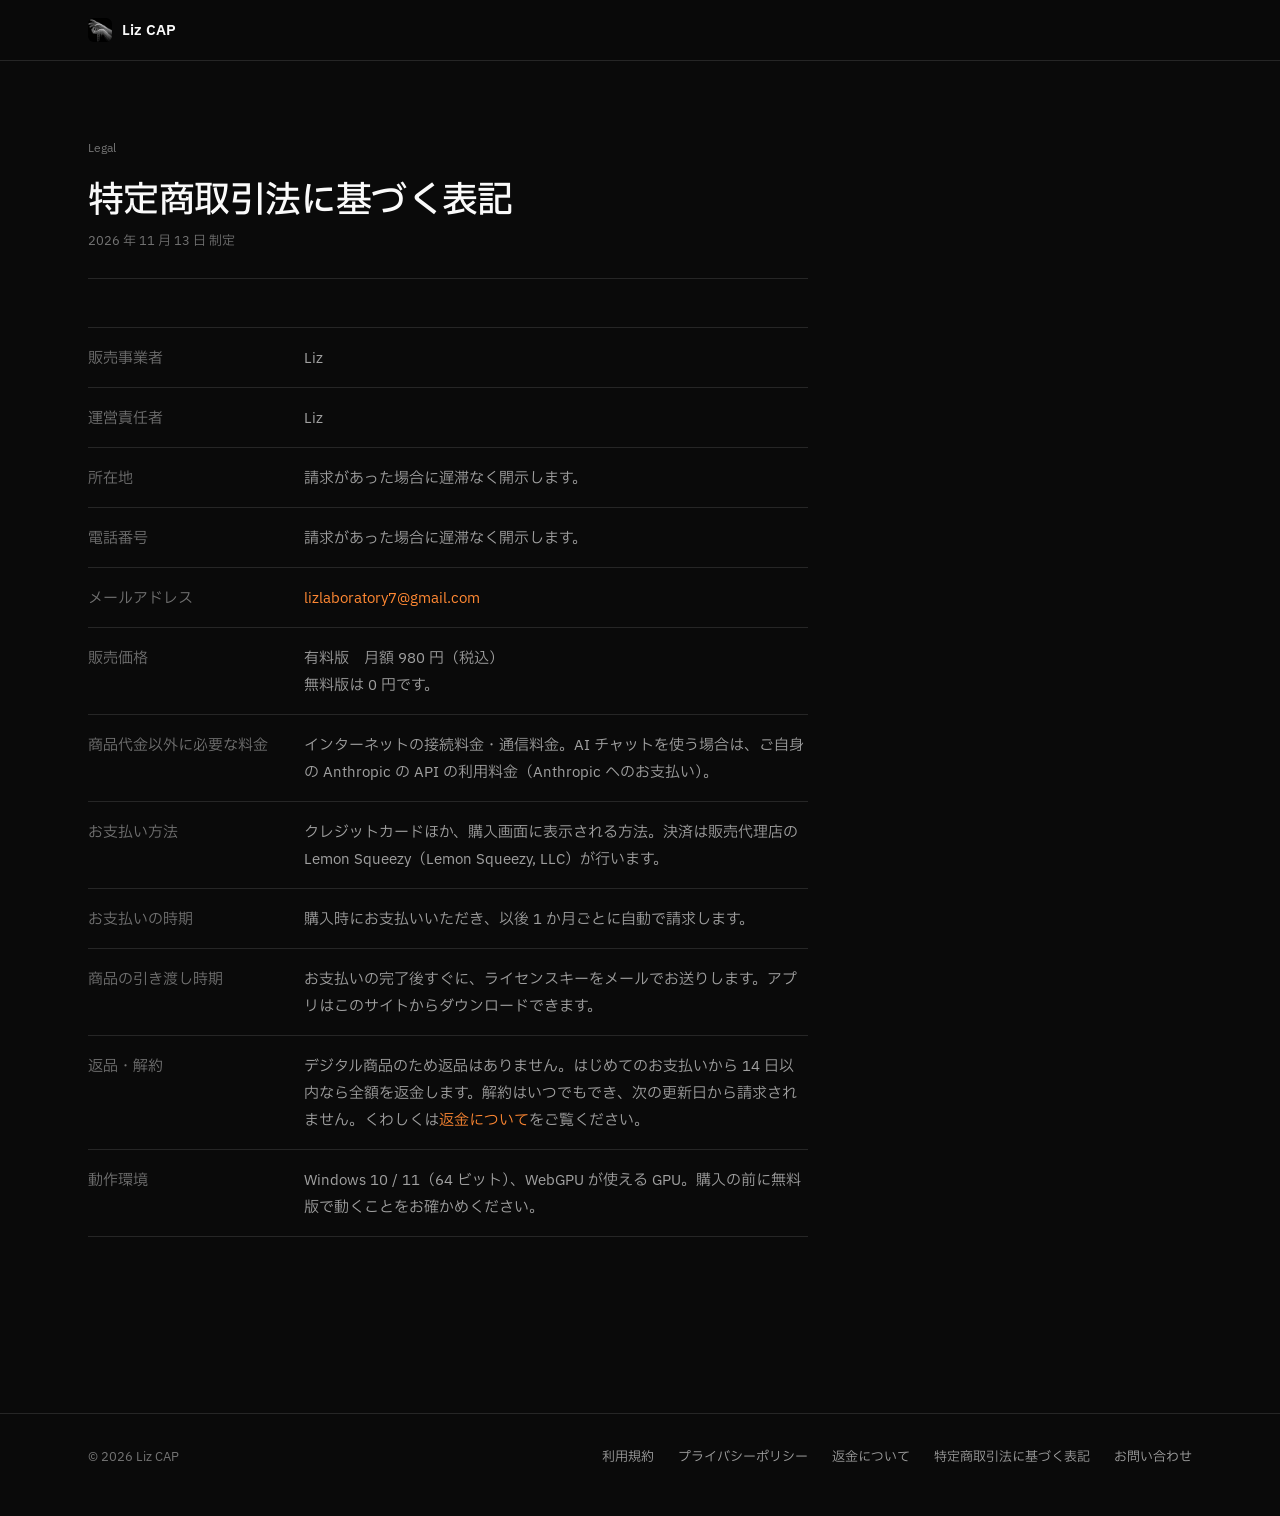
<file: tokushoho.html>
<!doctype html>
<html lang="ja">
<head>
  <meta charset="utf-8">
  <meta name="viewport" content="width=device-width, initial-scale=1">
  <title>特定商取引法に基づく表記 — Liz CAP</title>
  <link rel="icon" href="icon.png">
  <link rel="preconnect" href="https://fonts.googleapis.com">
  <link rel="preconnect" href="https://fonts.gstatic.com" crossorigin>
  <link href="https://fonts.googleapis.com/css2?family=IBM+Plex+Mono:wght@400&family=IBM+Plex+Sans:wght@400;500;600&family=IBM+Plex+Sans+JP:wght@400;500;600&display=swap" rel="stylesheet">
  <link rel="stylesheet" href="ui/tokens.css">
  <link rel="stylesheet" href="ui/components.css">
  <link rel="stylesheet" href="site.css">
</head>
<body>
  <header class="top">
    <div class="wrap">
      <a class="brand" href="./"><img src="icon.png" alt="">Liz CAP</a>
    </div>
  </header>
  <main class="wrap">
    <article class="doc">
      <span class="eyebrow">Legal</span>
      <h1>特定商取引法に基づく表記</h1>
      <p class="updated">2026 年 11 月 13 日 制定</p>
      <table>
        <tr><th>販売事業者</th><td>Liz</td></tr>
        <tr><th>運営責任者</th><td>Liz</td></tr>
        <tr><th>所在地</th><td>請求があった場合に遅滞なく開示します。</td></tr>
        <tr><th>電話番号</th><td>請求があった場合に遅滞なく開示します。</td></tr>
        <tr><th>メールアドレス</th><td><a href="mailto:lizlaboratory7@gmail.com">lizlaboratory7@gmail.com</a></td></tr>
        <tr><th>販売価格</th><td>有料版　月額 980 円（税込）<br>無料版は 0 円です。</td></tr>
        <tr><th>商品代金以外に必要な料金</th><td>インターネットの接続料金・通信料金。AI チャットを使う場合は、ご自身の Anthropic の API の利用料金（Anthropic へのお支払い）。</td></tr>
        <tr><th>お支払い方法</th><td>クレジットカードほか、購入画面に表示される方法。決済は販売代理店の Lemon Squeezy（Lemon Squeezy, LLC）が行います。</td></tr>
        <tr><th>お支払いの時期</th><td>購入時にお支払いいただき、以後 1 か月ごとに自動で請求します。</td></tr>
        <tr><th>商品の引き渡し時期</th><td>お支払いの完了後すぐに、ライセンスキーをメールでお送りします。アプリはこのサイトからダウンロードできます。</td></tr>
        <tr><th>返品・解約</th><td>デジタル商品のため返品はありません。はじめてのお支払いから 14 日以内なら全額を返金します。解約はいつでもでき、次の更新日から請求されません。くわしくは<a href="refund.html">返金について</a>をご覧ください。</td></tr>
        <tr><th>動作環境</th><td>Windows 10 / 11（64 ビット）、WebGPU が使える GPU。購入の前に無料版で動くことをお確かめください。</td></tr>
      </table>
    </article>
  </main>
  <footer class="bottom">
    <div class="wrap">
      <span>© 2026 Liz CAP</span>
      <nav>
        <a href="terms.html">利用規約</a>
        <a href="privacy.html">プライバシーポリシー</a>
        <a href="refund.html">返金について</a>
        <a href="tokushoho.html">特定商取引法に基づく表記</a>
        <a href="mailto:lizlaboratory7@gmail.com">お問い合わせ</a>
      </nav>
    </div>
  </footer>
</body>
</html>
</file>
<file: ui/tokens.css>
/* Liz CAP の販売サイトの色・字・間隔。
   D:/Claudcode/UI/Lizcode の Graphite（ほぼ黒の地・細い線・白い字・色はリンクのオレンジだけ）に沿う（2026-11-19）。
   独自の部分は数学の立体（shapes.js）: 線の色 --color-cloud、走る光は --color-link と --color-ice */
:root {
  --color-bg: #0a0a0a;
  --color-black: #000000;
  --color-surface: #171717;
  --color-edge: #262626;
  --color-steel: #464646;
  --color-text: #fafafa;
  --color-paper: #e5e5e5;
  --color-fog: #a1a1a1;
  --color-ash: #737373;
  --color-link: #ff8833;
  --color-ice: #6ea8ff;

  --font-sans: 'IBM Plex Sans', 'IBM Plex Sans JP', 'Yu Gothic UI', 'Hiragino Sans', sans-serif;
  --font-mono: 'IBM Plex Mono', ui-monospace, Consolas, monospace;

  --spacing-8: 8px;
  --spacing-16: 16px;
  --spacing-24: 24px;
  --spacing-32: 32px;
  --spacing-48: 48px;
  --spacing-56: 56px;
  --spacing-64: 64px;
  --spacing-72: 72px;
  --spacing-128: 128px;
  --section-gap: 176px;
  --page-max: 1152px;

  --radius-btn: 8px;
  --radius-card: 10px;
  --radius-badge: 20px;
  --radius-pill: 9999px;

  --line: 1px solid var(--color-edge);
  --shadow-frame: rgba(101, 129, 128, 0.15) 0 0 2px 2px inset, rgba(32, 47, 46, 0.15) 0 0 4px 4px inset;
  --shadow-pale: rgb(255, 255, 255) 0 1px 0 0 inset, rgba(0, 0, 0, 0.1) 0 -2px 6px 0 inset;
  --shadow-sm: rgba(0, 0, 0, 0.25) 0 4px 4px 0;
}
</file>
<file: ui/components.css>
/* 部品: 字・ボタン・出てくる動き */
*, *::before, *::after { box-sizing: border-box; }
html { scroll-behavior: smooth; scroll-padding-top: 96px; }
body { margin: 0; background: var(--color-bg); color: var(--color-fog); font: 400 16px/1.7 var(--font-sans); font-feature-settings: "clig" 0, "liga" 0; -webkit-font-smoothing: antialiased; overflow-x: clip; }
img, video, canvas { display: block; max-width: 100%; }
a { color: inherit; }
code { font: 400 0.88em var(--font-mono); color: var(--color-text); background: var(--color-surface); border: var(--line); padding: 0.1em 0.4em; border-radius: 4px; }
::selection { background: var(--color-paper); color: #171717; }

/* 見出しは 500 で、詰めて */
.display, .headline { font-weight: 500; color: var(--color-text); margin: 0; }
.display { font-size: 60px; line-height: 1.12; letter-spacing: -1.5px; }
.headline { font-size: 36px; line-height: 1.25; letter-spacing: -0.6px; }
.lead { font-size: 18px; line-height: 1.75; margin: 0; }

/* 小さな見出し札 */
.tag { display: block; margin-bottom: var(--spacing-16); font-size: 13px; line-height: 1.33; color: var(--color-ash); }

/* 文中のリンクだけオレンジ */
.link { color: var(--color-link); text-decoration: none; }
.link::after { content: " →"; }
.link:hover { text-decoration: underline; text-underline-offset: 4px; }

/* ボタン: 主は白っぽく、次は濃い灰色。色は塗らない */
.btn { display: inline-flex; align-items: center; justify-content: center; gap: var(--spacing-8); height: 44px; padding: 0 20px; border-radius: var(--radius-btn); border: 1px solid var(--color-steel); background: var(--color-edge); color: var(--color-text); font: 500 15px/1 var(--font-sans); text-decoration: none; white-space: nowrap; cursor: pointer; box-shadow: rgba(0, 0, 0, 0.1) 0 1px 3px 0, rgba(0, 0, 0, 0.1) 0 1px 2px -1px; transition: background .15s ease, border-color .15s ease, color .15s ease; }
.btn:hover { background: #303030; border-color: #5a5a5a; }
.btn:focus-visible { outline: 2px solid var(--color-text); outline-offset: 3px; }
.btn-primary { background: var(--color-paper); border-color: rgba(255, 255, 255, 0.1); color: #171717; box-shadow: var(--shadow-pale); }
.btn-primary:hover { background: #ffffff; border-color: rgba(255, 255, 255, 0.1); }
.btn-ghost { background: transparent; border-color: rgba(255, 255, 255, 0.1); color: var(--color-fog); box-shadow: none; }
.btn-ghost:hover { background: var(--color-surface); border-color: var(--color-edge); color: var(--color-text); }
.btn-sm { height: 36px; padding: 0 var(--spacing-16); font-size: 14px; }

/* 出てくる動き */
@keyframes rise { from { opacity: 0; transform: translateY(16px); } to { opacity: 1; transform: none; } }
.enter { animation: rise .7s cubic-bezier(.2, .7, .2, 1) both; }
.enter-2 { animation: rise .7s .1s cubic-bezier(.2, .7, .2, 1) both; }
.enter-3 { animation: rise .7s .2s cubic-bezier(.2, .7, .2, 1) both; }
.reveal { opacity: 0; transform: translateY(20px); transition: opacity .7s ease, transform .7s cubic-bezier(.2, .7, .2, 1); }
.reveal.in { opacity: 1; transform: none; }

@media (prefers-reduced-motion: reduce) {
  html { scroll-behavior: auto; }
  .enter, .enter-2, .enter-3 { animation: none; }
  .reveal { opacity: 1; transform: none; transition: none; }
  .btn { transition: none; }
}
</file>
<file: site.css>
/* 配置とこのサイトだけの部品。飾りは置かない: 黒い地・細い線・文字・製品の画面だけ */
.wrap { max-width: var(--page-max); margin: 0 auto; padding: 0 var(--spacing-24); }
main > section.wrap { margin-top: var(--section-gap); }

/* ---- 上の帯 ---- */
.top { position: sticky; top: 0; z-index: 20; background: rgba(10, 10, 10, 0.86); backdrop-filter: blur(12px); -webkit-backdrop-filter: blur(12px); border-bottom: var(--line); }
.top .wrap { display: flex; align-items: center; gap: var(--spacing-32); height: 60px; }
.brand { display: inline-flex; align-items: center; gap: 10px; font-weight: 600; font-size: 15px; color: var(--color-text); text-decoration: none; }
.brand img { width: 24px; height: 24px; border-radius: 6px; }
.top nav { display: flex; gap: var(--spacing-24); }
.top nav a { color: var(--color-fog); font-size: 14px; text-decoration: none; }
.top nav a:hover { color: var(--color-text); }
.top .actions { display: flex; gap: var(--spacing-8); margin-left: auto; }

/* ---- 最初の画面 ---- */
.hero { padding-top: 120px; }
.hero-head { text-align: center; }
.hero-text .lead { max-width: 32em; margin: var(--spacing-24) auto 0; }
.hero-text .actions { display: flex; flex-wrap: wrap; justify-content: center; gap: var(--spacing-8); margin-top: var(--spacing-32); }
.hero-text .small { margin: var(--spacing-16) 0 0; font-size: 12px; color: var(--color-ash); }
.shot { margin-top: var(--spacing-72); }
.shot .window { border-radius: var(--radius-card); overflow: hidden; border: var(--line); background: var(--color-black); }
.shot .window img { width: 100%; height: auto; }

/* ---- 宣言 ---- */
.intro { max-width: 760px; }
.intro .tag { display: none; }
.intro .headline { font-size: 30px; line-height: 1.45; }
.intro > p { margin: var(--spacing-24) 0 0; font-size: 18px; line-height: 1.85; }

/* ---- できること ---- */
.sec-head { margin-bottom: var(--spacing-48); }
.sec-head p { max-width: 36em; margin: var(--spacing-16) 0 0; }
.sec-head a { color: var(--color-link); text-decoration: none; }
.panels { display: grid; gap: var(--spacing-128); margin-top: var(--spacing-72); }
.panel { display: grid; grid-template-columns: 1fr 1.5fr; gap: var(--spacing-64); align-items: center; }
.panel.flip { grid-template-columns: 1.5fr 1fr; }
.panel.flip .text { order: 2; }
.panel h3 { font-size: 24px; line-height: 1.4; font-weight: 500; color: var(--color-text); margin: 0 0 var(--spacing-16); }
.panel p { margin: 0; }
.panel .note { margin-top: var(--spacing-8); font-size: 14px; color: var(--color-ash); }
.panel .more { display: inline-block; margin-top: var(--spacing-24); color: var(--color-link); font-size: 15px; text-decoration: none; }
.panel .more:hover { text-decoration: underline; text-underline-offset: 4px; }
.panel .media { border-radius: var(--radius-card); overflow: hidden; border: var(--line); background: var(--color-black); aspect-ratio: 16 / 9; }
.panel .media video { width: 100%; height: 100%; object-fit: cover; }

/* ---- 料金 ---- */
.prices { display: grid; grid-template-columns: 1fr 1fr; border: var(--line); border-radius: var(--radius-card); }
.price { display: flex; flex-direction: column; padding: var(--spacing-32); }
.price + .price { border-left: var(--line); }
.price .name { font-size: 14px; color: var(--color-fog); }
.price .amount { font-size: 40px; line-height: 1.1; font-weight: 500; letter-spacing: -1px; color: var(--color-text); margin: var(--spacing-16) 0 var(--spacing-24); }
.price .amount small { font-size: 14px; font-weight: 400; letter-spacing: 0; margin-left: var(--spacing-8); color: var(--color-ash); }
.price ul { list-style: none; margin: 0 0 var(--spacing-32); padding: 0; display: grid; gap: 10px; }
.price li { position: relative; padding-left: 20px; font-size: 15px; line-height: 1.65; }
.price li::before { content: ""; position: absolute; left: 2px; top: 0.72em; width: 8px; height: 1px; background: var(--color-ash); }
.price .btn { margin-top: auto; align-self: flex-start; }
.foot-note { margin: var(--spacing-24) 0 0; max-width: 60em; font-size: 13px; line-height: 1.7; color: var(--color-ash); }

/* ---- 質問 ---- */
.faq { border-top: var(--line); }
.faq details { border-bottom: var(--line); }
.faq summary { display: flex; align-items: center; gap: var(--spacing-16); padding: 20px 0; cursor: pointer; list-style: none; color: var(--color-text); font-size: 16px; }
.faq summary::-webkit-details-marker { display: none; }
.faq summary::after { content: "+"; margin-left: auto; flex: none; color: var(--color-ash); font: 400 20px/1 var(--font-sans); transition: transform .2s ease; }
.faq details[open] summary::after { transform: rotate(45deg); }
.faq summary:focus-visible { outline: 2px solid var(--color-text); outline-offset: 2px; }
.faq details p { margin: 0; padding: 0 0 var(--spacing-24); max-width: 46em; font-size: 15px; line-height: 1.8; }
.faq a { color: var(--color-link); text-decoration: none; }

/* ---- 最後の呼びかけ ---- */
.cta { text-align: center; }
.cta p { margin: var(--spacing-16) 0 0; }
.cta .actions { display: flex; flex-wrap: wrap; justify-content: center; gap: var(--spacing-8); margin-top: var(--spacing-32); }

/* ---- 下の帯 ---- */
.bottom { margin-top: var(--section-gap); border-top: var(--line); }
.bottom .wrap { display: flex; flex-wrap: wrap; align-items: center; gap: var(--spacing-24); padding-top: var(--spacing-32); padding-bottom: var(--spacing-48); font-size: 13px; color: var(--color-ash); }
.bottom nav { display: flex; flex-wrap: wrap; gap: var(--spacing-24); margin-left: auto; }
.bottom a { color: var(--color-fog); text-decoration: none; }
.bottom a:hover { color: var(--color-text); }

/* ---- 規約などのページ ---- */
.doc { max-width: 720px; padding: var(--spacing-72) 0 0; }
.doc .eyebrow { font-size: 12px; color: var(--color-ash); }
.doc h1 { font-size: 36px; line-height: 1.25; font-weight: 500; letter-spacing: -0.6px; color: var(--color-text); margin: var(--spacing-16) 0 var(--spacing-8); }
.doc .updated { color: var(--color-ash); font-size: 13px; margin: 0 0 var(--spacing-48); padding-bottom: var(--spacing-24); border-bottom: var(--line); }
.doc h2 { font-size: 18px; line-height: 1.4; font-weight: 500; color: var(--color-text); margin: var(--spacing-48) 0 12px; }
.doc p, .doc li { font-size: 15px; line-height: 1.9; }
.doc ul, .doc ol { padding-left: 1.4em; }
.doc a { color: var(--color-link); text-decoration: none; }
.doc table { width: 100%; border-collapse: collapse; border-top: var(--line); }
.doc th, .doc td { text-align: left; vertical-align: top; padding: var(--spacing-16) 0; border-bottom: var(--line); font-size: 15px; line-height: 1.8; }
.doc th { width: 30%; padding-right: var(--spacing-24); color: var(--color-ash); font-weight: 400; }

/* ---- 狭い画面 ---- */
@media (max-width: 960px) {
  :root { --section-gap: 112px; }
  .display { font-size: 44px; letter-spacing: -1px; }
  .headline { font-size: 28px; }
  .top nav { display: none; }
  .hero { padding-top: var(--spacing-72); }
  .shot { margin-top: var(--spacing-48); }
  .intro .headline { font-size: 24px; }
  .panels { gap: var(--spacing-72); margin-top: var(--spacing-48); }
  .panel, .panel.flip { grid-template-columns: 1fr; gap: var(--spacing-24); }
  .panel.flip .text { order: 0; }
  .prices { grid-template-columns: 1fr; }
  .price + .price { border-left: 0; border-top: var(--line); }
}
@media (max-width: 560px) {
  .wrap { padding: 0 var(--spacing-16); }
  .display { font-size: 32px; }
  .lead, .intro > p { font-size: 16px; }
  .top .actions .btn-ghost { display: none; }
  .hero-text .actions .btn { width: 100%; }
  .price { padding: var(--spacing-24); }
  .doc h1 { font-size: 28px; }
  .doc th, .doc td { display: block; width: auto; padding: var(--spacing-8) 0; }
  .doc th { border-bottom: 0; padding-top: var(--spacing-16); }
  .bottom nav { margin-left: 0; }
}
</file>
